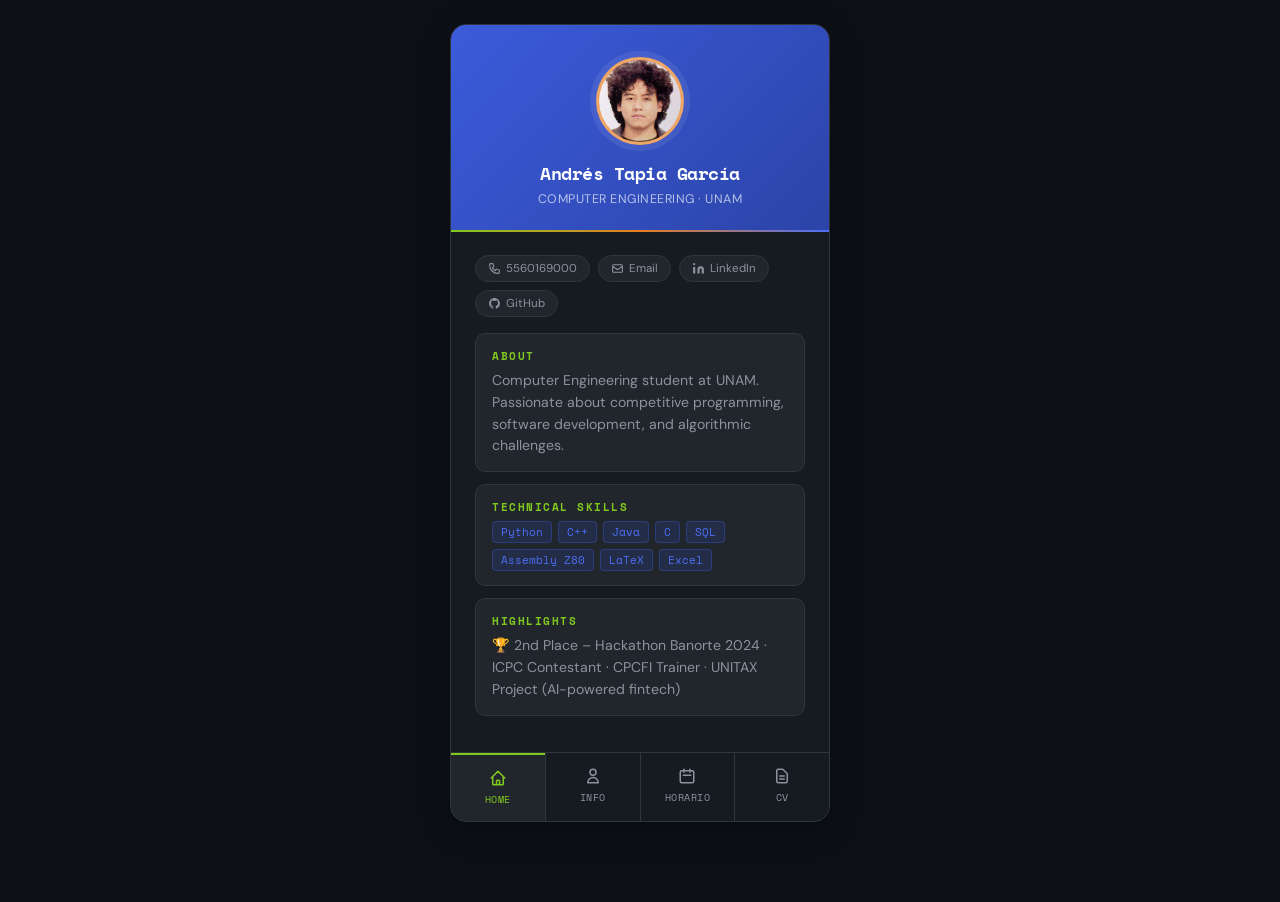
<file: index.html>
<!DOCTYPE html>
<html lang="es">
<head>
  <meta charset="UTF-8">
  <meta name="viewport" content="width=device-width, initial-scale=1.0">
  <title>Andrés Tapia García</title>
  <link rel="stylesheet" href="assets/css/style.css">
  <link rel="icon" type="image/png" href="assets/img/escudo.png">
</head>
<body>
  <div class="card">

    <div class="card-header">
      <div class="profile-ring">
          <img src="assets/img/profile.jpg" alt="Foto de perfil">
      </div>
      <h1>Andrés Tapia García</h1>
      <p class="subtitle">Computer Engineering · UNAM</p>
    </div>

    <div class="card-body">
      <div class="contact-chips">
        <a href="tel:5560169000" class="chip">
          <svg fill="none" stroke="currentColor" viewBox="0 0 24 24"><path stroke-linecap="round" stroke-linejoin="round" stroke-width="2" d="M3 5a2 2 0 012-2h3.28a1 1 0 01.948.684l1.498 4.493a1 1 0 01-.502 1.21l-2.257 1.13a11.042 11.042 0 005.516 5.516l1.13-2.257a1 1 0 011.21-.502l4.493 1.498a1 1 0 01.684.949V19a2 2 0 01-2 2h-1C9.716 21 3 14.284 3 6V5z"/></svg>
          5560169000
        </a>
        <a href="mailto:Tapia.Garcia.Andres.py@gmail.com" class="chip">
          <svg fill="none" stroke="currentColor" viewBox="0 0 24 24"><path stroke-linecap="round" stroke-linejoin="round" stroke-width="2" d="M3 8l7.89 5.26a2 2 0 002.22 0L21 8M5 19h14a2 2 0 002-2V7a2 2 0 00-2-2H5a2 2 0 00-2 2v10a2 2 0 002 2z"/></svg>
          Email
        </a>
        <a href="https://mx.linkedin.com/in/andr%C3%A9s-tapia-garcia-bb99832a0" target="_blank" class="chip">
          <svg fill="currentColor" viewBox="0 0 24 24"><path d="M16 8a6 6 0 016 6v7h-4v-7a2 2 0 00-2-2 2 2 0 00-2 2v7h-4v-7a6 6 0 016-6zM2 9h4v12H2z"/><circle cx="4" cy="4" r="2"/></svg>
          LinkedIn
        </a>
        <a href="https://github.com/TapiaKaz" target="_blank" class="chip">
          <svg fill="currentColor" viewBox="0 0 24 24"><path d="M12 2C6.477 2 2 6.484 2 12.017c0 4.425 2.865 8.18 6.839 9.504.5.092.682-.217.682-.483 0-.237-.008-.868-.013-1.703-2.782.605-3.369-1.343-3.369-1.343-.454-1.158-1.11-1.466-1.11-1.466-.908-.62.069-.608.069-.608 1.003.07 1.531 1.032 1.531 1.032.892 1.53 2.341 1.088 2.91.832.092-.647.35-1.088.636-1.338-2.22-.253-4.555-1.113-4.555-4.951 0-1.093.39-1.988 1.029-2.688-.103-.253-.446-1.272.098-2.65 0 0 .84-.27 2.75 1.026A9.564 9.564 0 0112 6.844c.85.004 1.705.115 2.504.337 1.909-1.296 2.747-1.027 2.747-1.027.546 1.379.202 2.398.1 2.651.64.7 1.028 1.595 1.028 2.688 0 3.848-2.339 4.695-4.566 4.943.359.309.678.92.678 1.855 0 1.338-.012 2.419-.012 2.747 0 .268.18.58.688.482A10.019 10.019 0 0022 12.017C22 6.484 17.522 2 12 2z"/></svg>
          GitHub
        </a>
      </div>

      <div class="info-section">
        <h3>About</h3>
        <p>Computer Engineering student at UNAM. Passionate about competitive programming, software development, and algorithmic challenges.</p>
      </div>

      <div class="info-section">
        <h3>Technical Skills</h3>
        <div class="tags">
          <span class="tag">Python</span>
          <span class="tag">C++</span>
          <span class="tag">Java</span>
          <span class="tag">C</span>
          <span class="tag">SQL</span>
          <span class="tag">Assembly Z80</span>
          <span class="tag">LaTeX</span>
          <span class="tag">Excel</span>
        </div>
      </div>

      <div class="info-section">
        <h3>Highlights</h3>
        <p>🏆 2nd Place – Hackathon Banorte 2024 · ICPC Contestant · CPCFI Trainer · UNITAX Project (AI-powered fintech)</p>
      </div>
    </div>

    <nav class="bottom-nav">
      <a href="index.html" class="nav-btn active">
        <svg fill="none" stroke="currentColor" viewBox="0 0 24 24"><path stroke-linecap="round" stroke-linejoin="round" stroke-width="2" d="M3 12l2-2m0 0l7-7 7 7M5 10v10a1 1 0 001 1h3m10-11l2 2m-2-2v10a1 1 0 01-1 1h-3m-6 0a1 1 0 001-1v-4a1 1 0 011-1h2a1 1 0 011 1v4a1 1 0 001 1m-6 0h6"/></svg>
        Home
      </a>
      <a href="info.html" class="nav-btn">
        <svg fill="none" stroke="currentColor" viewBox="0 0 24 24"><path stroke-linecap="round" stroke-linejoin="round" stroke-width="2" d="M16 7a4 4 0 11-8 0 4 4 0 018 0zM12 14a7 7 0 00-7 7h14a7 7 0 00-7-7z"/></svg>
        Info
      </a>
      <a href="schedule.html" class="nav-btn">
        <svg fill="none" stroke="currentColor" viewBox="0 0 24 24"><path stroke-linecap="round" stroke-linejoin="round" stroke-width="2" d="M8 7V3m8 4V3m-9 8h10M5 21h14a2 2 0 002-2V7a2 2 0 00-2-2H5a2 2 0 00-2 2v12a2 2 0 002 2z"/></svg>
        Horario
      </a>
      <a href="cv.html" class="nav-btn">
        <svg fill="none" stroke="currentColor" viewBox="0 0 24 24"><path stroke-linecap="round" stroke-linejoin="round" stroke-width="2" d="M9 12h6m-6 4h6m2 5H7a2 2 0 01-2-2V5a2 2 0 012-2h5.586a1 1 0 01.707.293l5.414 5.414a1 1 0 01.293.707V19a2 2 0 01-2 2z"/></svg>
        CV
      </a>
    </nav>

  </div>
</body>
</html>
</file>
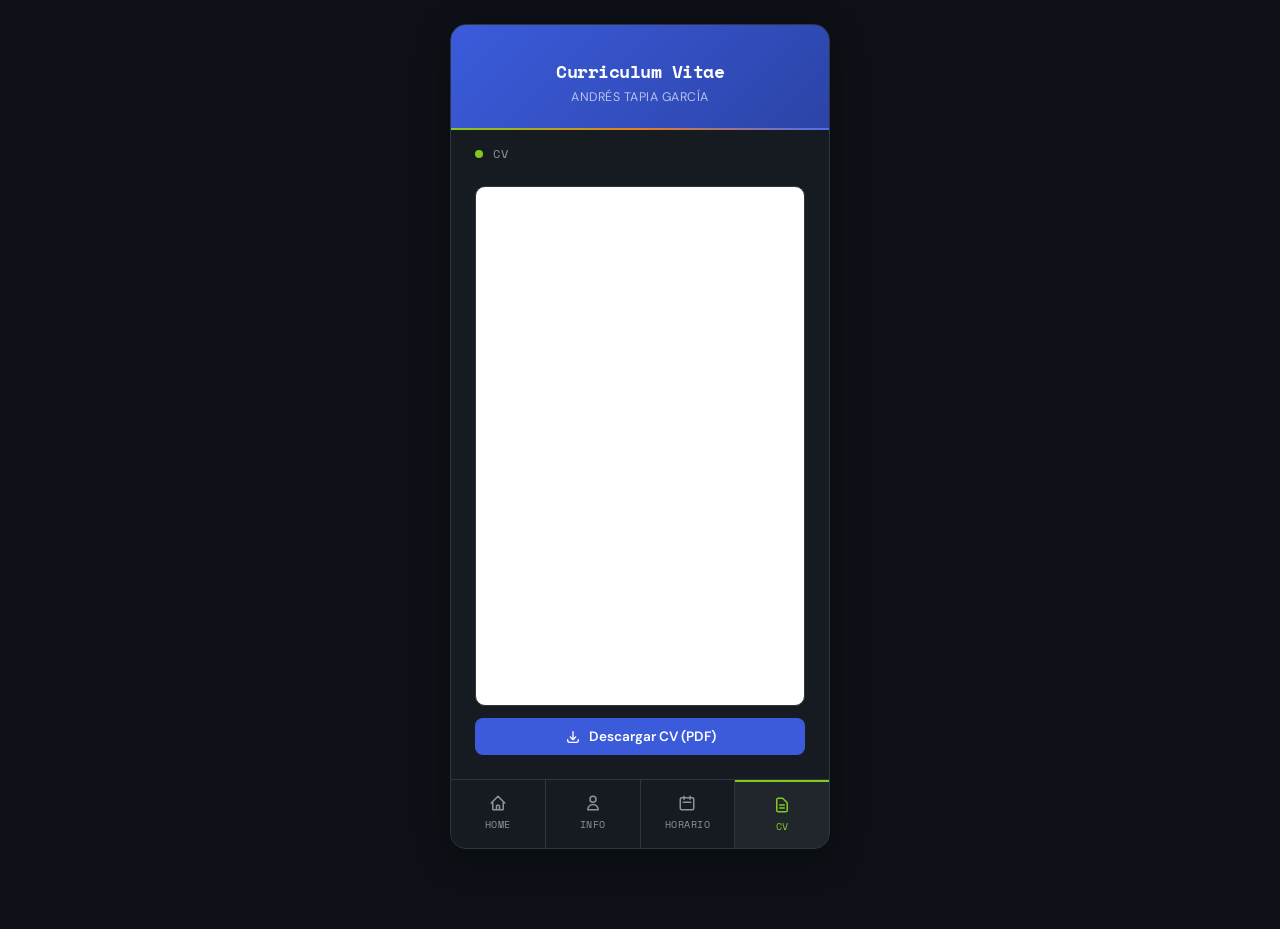
<file: cv.html>
<!DOCTYPE html>
<html lang="es">
<head>
  <meta charset="UTF-8">
  <meta name="viewport" content="width=device-width, initial-scale=1.0">
  <title>CV · Andrés Tapia</title>
  <link rel="stylesheet" href="assets/css/style.css">
  <link rel="icon" type="image/png" href="assets/img/escudo.png">
</head>
<body>
  <div class="card">

    <div class="card-header">
      <h1>Curriculum Vitae</h1>
      <p class="subtitle">Andrés Tapia García</p>
    </div>

    <div class="page-bar"><span class="dot"></span> CV</div>

    <div class="card-body">

      <!-- PDF Viewer — place your PDF at: assets/pdf/CV_Andres_Tapia.pdf -->
      <div class="cv-embed">
        <iframe 
          src="assets/pdf/CV_Andres_Tapia.pdf"
          title="CV Andrés Tapia García"
          id="cv-iframe">
        </iframe>
      </div>

      <a href="assets/pdf/CV_Andres_Tapia.pdf" download class="btn-download">
        <svg fill="none" stroke="currentColor" viewBox="0 0 24 24" width="16" height="16"><path stroke-linecap="round" stroke-linejoin="round" stroke-width="2" d="M4 16v1a3 3 0 003 3h10a3 3 0 003-3v-1m-4-4l-4 4m0 0l-4-4m4 4V4"/></svg>
        Descargar CV (PDF)
      </a>

      <!-- Fallback: CV summary if PDF doesn't load -->
      <div id="cv-summary" style="display:none; margin-top:16px;">
        <div class="info-section">
          <h3>Education</h3>
          <p>Ingeniería en Computación — UNAM, Facultad de Ingeniería<br>Ago. 2022 – Presente</p>
        </div>
        <div class="info-section">
          <h3>Experience</h3>
          <p><strong>CPCFI Trainer</strong> — Ene. 2024–Present<br>
          <strong>ICPC Contestant</strong> — May. 2024–Present<br>
          <strong>Hackathon Banorte</strong> — Oct. 2024, 2do lugar entre 50 equipos</p>
        </div>
        <div class="info-section">
          <h3>Projects</h3>
          <p><strong>UNITAX</strong> — App fintech con IA para el hackathon Banorte<br>
          <strong>DealerShip App</strong> — Aplicación Python para gestión de clientes y empleados</p>
        </div>
      </div>

    </div>

    <nav class="bottom-nav">
      <a href="index.html" class="nav-btn">
        <svg fill="none" stroke="currentColor" viewBox="0 0 24 24"><path stroke-linecap="round" stroke-linejoin="round" stroke-width="2" d="M3 12l2-2m0 0l7-7 7 7M5 10v10a1 1 0 001 1h3m10-11l2 2m-2-2v10a1 1 0 01-1 1h-3m-6 0a1 1 0 001-1v-4a1 1 0 011-1h2a1 1 0 011 1v4a1 1 0 001 1m-6 0h6"/></svg>
        Home
      </a>
      <a href="info.html" class="nav-btn">
        <svg fill="none" stroke="currentColor" viewBox="0 0 24 24"><path stroke-linecap="round" stroke-linejoin="round" stroke-width="2" d="M16 7a4 4 0 11-8 0 4 4 0 018 0zM12 14a7 7 0 00-7 7h14a7 7 0 00-7-7z"/></svg>
        Info
      </a>
      <a href="schedule.html" class="nav-btn">
        <svg fill="none" stroke="currentColor" viewBox="0 0 24 24"><path stroke-linecap="round" stroke-linejoin="round" stroke-width="2" d="M8 7V3m8 4V3m-9 8h10M5 21h14a2 2 0 002-2V7a2 2 0 00-2-2H5a2 2 0 00-2 2v12a2 2 0 002 2z"/></svg>
        Horario
      </a>
      <a href="cv.html" class="nav-btn active">
        <svg fill="none" stroke="currentColor" viewBox="0 0 24 24"><path stroke-linecap="round" stroke-linejoin="round" stroke-width="2" d="M9 12h6m-6 4h6m2 5H7a2 2 0 01-2-2V5a2 2 0 012-2h5.586a1 1 0 01.707.293l5.414 5.414a1 1 0 01.293.707V19a2 2 0 01-2 2z"/></svg>
        CV
      </a>
    </nav>

  </div>

  <script>
    // Show fallback if iframe fails to load PDF
    const iframe = document.getElementById('cv-iframe');
    iframe.addEventListener('error', () => {
      document.querySelector('.cv-embed').style.display = 'none';
      document.getElementById('cv-summary').style.display = 'block';
    });
  </script>
</body>
</html>
</file>
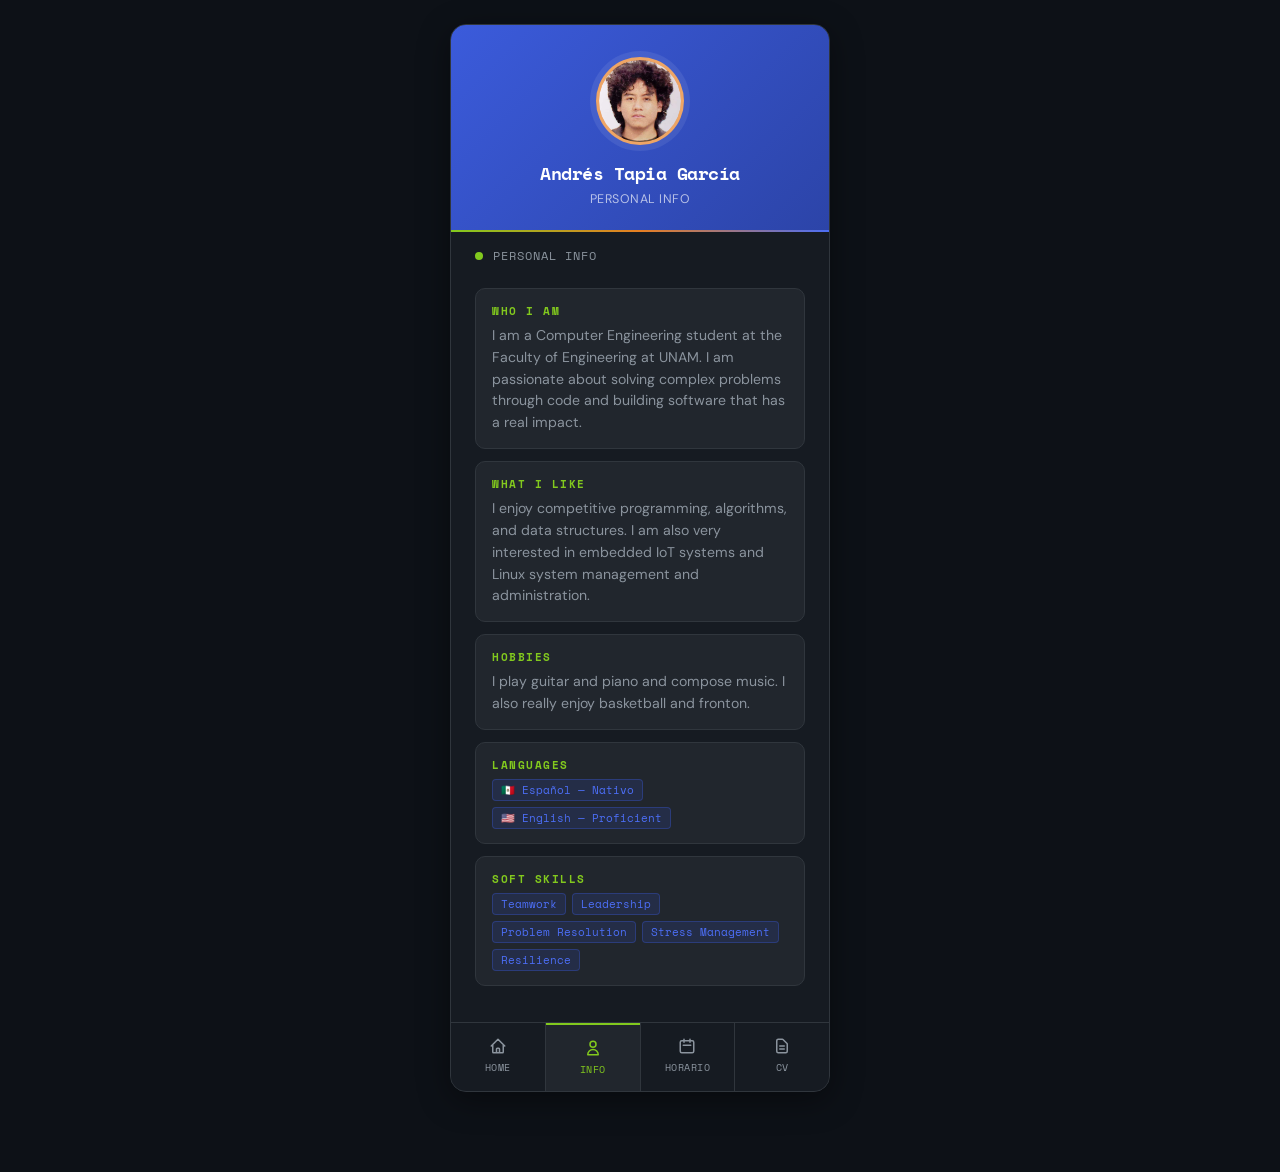
<file: info.html>
<!DOCTYPE html>
<html lang="es">
<head>
  <meta charset="UTF-8">
  <meta name="viewport" content="width=device-width, initial-scale=1.0">
  <title>Personal Info · Andrés Tapia</title>
  <link rel="stylesheet" href="assets/css/style.css">
  <link rel="icon" type="image/png" href="assets/img/escudo.png">
</head>
<body>
  <div class="card">

    <div class="card-header">
        <div class="profile-ring">
            <img src="assets/img/profile.jpg" alt="Foto de perfil">
        </div>
      <h1>Andrés Tapia García</h1>
      <p class="subtitle">Personal Info</p>
    </div>

    <div class="page-bar"><span class="dot"></span> Personal Info</div>

    <div class="card-body">

        <div class="info-section">
            <h3>Who I am</h3>
            <p>I am a Computer Engineering student at the Faculty of Engineering at UNAM. I am passionate about solving complex problems through code and building software that has a real impact.</p>
        </div>
        
        <div class="info-section">
            <h3>What I like</h3>
            <p>I enjoy competitive programming, algorithms, and data structures. I am also very interested in embedded IoT systems and Linux system management and administration.</p>
        </div>
        
        <div class="info-section">
            <h3>Hobbies</h3>
            <p>I play guitar and piano and compose music. I also really enjoy basketball and fronton.</p>
        </div>

      <div class="info-section">
        <h3>Languages</h3>
        <div class="tags">
          <span class="tag">🇲🇽 Español — Nativo</span>
          <span class="tag">🇺🇸 English — Proficient</span>
        </div>
      </div>

      <div class="info-section">
        <h3>Soft Skills</h3>
        <div class="tags">
          <span class="tag">Teamwork</span>
          <span class="tag">Leadership</span>
          <span class="tag">Problem Resolution</span>
          <span class="tag">Stress Management</span>
          <span class="tag">Resilience</span>
        </div>
      </div>

    </div>

    <nav class="bottom-nav">
      <a href="index.html" class="nav-btn">
        <svg fill="none" stroke="currentColor" viewBox="0 0 24 24"><path stroke-linecap="round" stroke-linejoin="round" stroke-width="2" d="M3 12l2-2m0 0l7-7 7 7M5 10v10a1 1 0 001 1h3m10-11l2 2m-2-2v10a1 1 0 01-1 1h-3m-6 0a1 1 0 001-1v-4a1 1 0 011-1h2a1 1 0 011 1v4a1 1 0 001 1m-6 0h6"/></svg>
        Home
      </a>
      <a href="info.html" class="nav-btn active">
        <svg fill="none" stroke="currentColor" viewBox="0 0 24 24"><path stroke-linecap="round" stroke-linejoin="round" stroke-width="2" d="M16 7a4 4 0 11-8 0 4 4 0 018 0zM12 14a7 7 0 00-7 7h14a7 7 0 00-7-7z"/></svg>
        Info
      </a>
      <a href="schedule.html" class="nav-btn">
        <svg fill="none" stroke="currentColor" viewBox="0 0 24 24"><path stroke-linecap="round" stroke-linejoin="round" stroke-width="2" d="M8 7V3m8 4V3m-9 8h10M5 21h14a2 2 0 002-2V7a2 2 0 00-2-2H5a2 2 0 00-2 2v12a2 2 0 002 2z"/></svg>
        Horario
      </a>
      <a href="cv.html" class="nav-btn">
        <svg fill="none" stroke="currentColor" viewBox="0 0 24 24"><path stroke-linecap="round" stroke-linejoin="round" stroke-width="2" d="M9 12h6m-6 4h6m2 5H7a2 2 0 01-2-2V5a2 2 0 012-2h5.586a1 1 0 01.707.293l5.414 5.414a1 1 0 01.293.707V19a2 2 0 01-2 2z"/></svg>
        CV
      </a>
    </nav>

  </div>
</body>
</html>
</file>
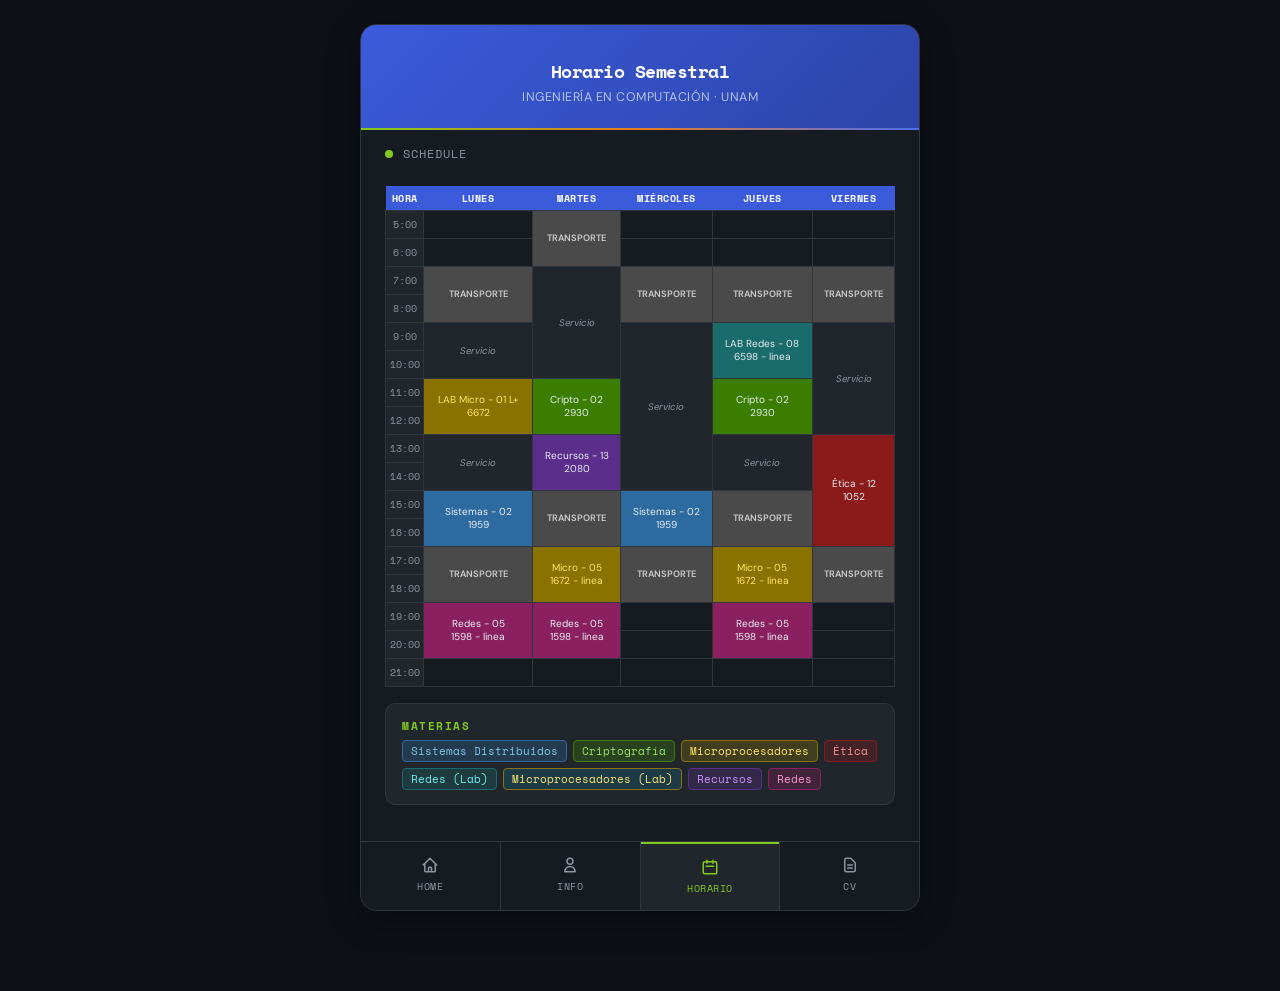
<file: schedule.html>
<!DOCTYPE html>
<html lang="es">
<head>
  <meta charset="UTF-8">
  <meta name="viewport" content="width=device-width, initial-scale=1.0">
  <title>Horario · Andrés Tapia</title>
  <link rel="stylesheet" href="assets/css/style.css">
  <style>
    :root { --card-w: 560px; }
    body { padding: 24px 8px 80px; }
    table.schedule { font-size: 0.62rem; }
    table.schedule td, table.schedule th { padding: 4px 3px; }
  </style>
  <link rel="icon" type="image/png" href="assets/img/escudo.png">
</head>
<body>
  <div class="card">
    <div class="card-header">
      <h1>Horario Semestral</h1>
      <p class="subtitle">Ingeniería en Computación · UNAM</p>
    </div>
    <div class="page-bar"><span class="dot"></span> Schedule</div>
    <div class="card-body">
      <div class="schedule-wrapper">
        <table class="schedule">
          <thead>
            <tr>
              <th>HORA</th>
              <th>LUNES</th>
              <th>MARTES</th>
              <th>MIÉRCOLES</th>
              <th>JUEVES</th>
              <th>VIERNES</th>
            </tr>
          </thead>
          <tbody>
            <tr>
              <td class="hour">5:00</td>
              <td></td>
              <td class="transport" rowspan="2">TRANSPORTE</td>
              <td></td>
              <td></td>
              <td></td>
            </tr>
            <tr>
              <td class="hour">6:00</td>
              <td></td>
              <td></td>
              <td></td>
              <td></td>
            </tr>
            <tr>
              <td class="hour">7:00</td>
              <td class="transport" rowspan="2">TRANSPORTE</td>
              <td class="cls-service" rowspan="4">Servicio</td>
              <td class="transport" rowspan="2">TRANSPORTE</td>
              <td class="transport" rowspan="2">TRANSPORTE</td>
              <td class="transport" rowspan="2">TRANSPORTE</td>
            </tr>
            <tr>
              <td class="hour">8:00</td>
            </tr>
            <tr>
              <td class="hour">9:00</td>
              <td class="cls-service" rowspan="2">Servicio</td>
              <td class="cls-service" rowspan="6">Servicio</td>
              <td class="cls-teal" rowspan="2">LAB Redes - 08<br>6598 - linea</td>
              <td class="cls-service" rowspan="4">Servicio</td>
            </tr>
            <tr>
              <td class="hour">10:00</td>
            </tr>
            <tr>
              <td class="hour">11:00</td>
              <td class="cls-yellow" rowspan="2">LAB Micro - 01 L+<br>6672</td>
              <td class="cls-green" rowspan="2">Cripto - 02<br>2930</td>
              <td class="cls-green" rowspan="2">Cripto - 02<br>2930</td>
            </tr>
            <tr>
              <td class="hour">12:00</td>
            </tr>
            <tr>
              <td class="hour">13:00</td>
              <td class="cls-service" rowspan="2">Servicio</td>
              <td class="cls-purple" rowspan="2">Recursos - 13<br>2080</td>
              <td class="cls-service" rowspan="2">Servicio</td>
              <td class="cls-red" rowspan="4">Ética - 12<br>1052</td>
            </tr>
            <tr>
              <td class="hour">14:00</td>
            </tr>
            <tr>
              <td class="hour">15:00</td>
              <td class="cls-blue" rowspan="2">Sistemas - 02<br>1959</td>
              <td class="transport" rowspan="2">TRANSPORTE</td>
              <td class="cls-blue" rowspan="2">Sistemas - 02<br>1959</td>
              <td class="transport" rowspan="2">TRANSPORTE</td>
            </tr>
            <tr>
              <td class="hour">16:00</td>
            </tr>
            <tr>
              <td class="hour">17:00</td>
              <td class="transport" rowspan="2">TRANSPORTE</td>
              <td class="cls-yellow" rowspan="2">Micro - 05<br>1672 - linea</td>
              <td class="transport" rowspan="2">TRANSPORTE</td>
              <td class="cls-yellow" rowspan="2">Micro - 05<br>1672 - linea</td>
              <td class="transport" rowspan="2">TRANSPORTE</td>
            </tr>
            <tr>
              <td class="hour">18:00</td>
            </tr>
            <tr>
              <td class="hour">19:00</td>
              <td class="cls-pink" rowspan="2">Redes - 05<br>1598 - linea</td>
              <td class="cls-pink" rowspan="2">Redes - 05<br>1598 - linea</td>
              <td></td>
              <td class="cls-pink" rowspan="2">Redes - 05<br>1598 - linea</td>
              <td></td>
            </tr>
            <tr>
              <td class="hour">20:00</td>
              <td></td>
              <td></td>
            </tr>
            <tr>
              <td class="hour">21:00</td>
              <td></td>
              <td></td>
              <td></td>
              <td></td>
              <td></td>
            </tr>
          </tbody>
        </table>
      </div>

      <div class="info-section" style="margin-top:8px;">
         <h3>Materias</h3>
         <div class="tags">
           <span class="tag" style="background:rgba(45,106,159,0.3); border-color:#2D6A9F; color:#7EC8E3;">Sistemas Distribuidos</span>
           <span class="tag" style="background:rgba(58,125,0,0.3); border-color:#3A7D00; color:#9BE564;">Criptografía</span>
           <span class="tag" style="background:rgba(138,114,0,0.3); border-color:#8A7200; color:#FFE566;">Microprocesadores</span>
           <span class="tag" style="background:rgba(139,26,26,0.3); border-color:#8B1A1A; color:#FF9494;">Ética</span>
           <span class="tag" style="background:rgba(26,107,107,0.3); border-color:#1A6B6B; color:#6DEEEE;">Redes (Lab)</span>
           <span class="tag" style="background:rgba(0,180,216,0.15); border-color:#8A7210; color:#FFE570;">Microprocesadores (Lab)</span>
           <span class="tag" style="background:rgba(90,46,138,0.3); border-color:#5A2E8A; color:#CF94FF;">Recursos</span>
           <span class="tag" style="background:rgba(138,32,96,0.3); border-color:#8A2060; color:#FF94CF;">Redes</span>
         </div>
       </div>
     </div>

    <nav class="bottom-nav">
      <a href="index.html" class="nav-btn">
        <svg fill="none" stroke="currentColor" viewBox="0 0 24 24"><path stroke-linecap="round" stroke-linejoin="round" stroke-width="2" d="M3 12l2-2m0 0l7-7 7 7M5 10v10a1 1 0 001 1h3m10-11l2 2m-2-2v10a1 1 0 01-1 1h-3m-6 0a1 1 0 001-1v-4a1 1 0 011-1h2a1 1 0 011 1v4a1 1 0 001 1m-6 0h6"/></svg>
        Home
      </a>
      <a href="info.html" class="nav-btn">
        <svg fill="none" stroke="currentColor" viewBox="0 0 24 24"><path stroke-linecap="round" stroke-linejoin="round" stroke-width="2" d="M16 7a4 4 0 11-8 0 4 4 0 018 0zM12 14a7 7 0 00-7 7h14a7 7 0 00-7-7z"/></svg>
        Info
      </a>
      <a href="schedule.html" class="nav-btn active">
        <svg fill="none" stroke="currentColor" viewBox="0 0 24 24"><path stroke-linecap="round" stroke-linejoin="round" stroke-width="2" d="M8 7V3m8 4V3m-9 8h10M5 21h14a2 2 0 002-2V7a2 2 0 00-2-2H5a2 2 0 00-2 2v12a2 2 0 002 2z"/></svg>
        Horario
      </a>
      <a href="cv.html" class="nav-btn">
        <svg fill="none" stroke="currentColor" viewBox="0 0 24 24"><path stroke-linecap="round" stroke-linejoin="round" stroke-width="2" d="M9 12h6m-6 4h6m2 5H7a2 2 0 01-2-2V5a2 2 0 012-2h5.586a1 1 0 01.707.293l5.414 5.414a1 1 0 01.293.707V19a2 2 0 01-2 2z"/></svg>
        CV
      </a>
    </nav>
  </div>
</body>
</html>
</file>
<file: assets/css/style.css>
@import url('https://fonts.googleapis.com/css2?family=Space+Mono:wght@400;700&family=DM+Sans:wght@300;400;500;600&display=swap');

:root {
  --blue: #3B5BDB;
  --blue-dark: #2C44A8;
  --blue-light: #4C6EF5;
  --green: #82C91E;
  --green-dark: #5C8C00;
  --orange: #E67E22;
  --bg: #0D1117;
  --bg2: #161B22;
  --bg3: #21262D;
  --text: #E6EDF3;
  --text-dim: #8B949E;
  --border: #30363D;
  --white: #FFFFFF;
  --card-w: 380px;
}

* { box-sizing: border-box; margin: 0; padding: 0; }

body {
  background: var(--bg);
  font-family: 'DM Sans', sans-serif;
  color: var(--text);
  min-height: 100vh;
  display: flex;
  flex-direction: column;
  align-items: center;
  justify-content: center;
  padding: 24px 16px 80px;
}

/* ── CARD ── */
.card {
  background: var(--bg2);
  border: 1px solid var(--border);
  border-radius: 16px;
  width: var(--card-w);
  max-width: 100%;
  overflow: hidden;
  box-shadow: 0 8px 32px rgba(0,0,0,0.4);
  animation: fadeUp .45s ease both;
}

@keyframes fadeUp {
  from { opacity:0; transform:translateY(20px); }
  to   { opacity:1; transform:translateY(0); }
}

/* ── HEADER BAND ── */
.card-header {
  background: linear-gradient(135deg, var(--blue) 0%, var(--blue-dark) 100%);
  padding: 32px 24px 24px;
  text-align: center;
  position: relative;
}

.card-header::after {
  content: '';
  position: absolute;
  bottom: -1px; left: 0; right: 0;
  height: 2px;
  background: linear-gradient(90deg, var(--green), var(--orange), var(--blue-light));
}

.profile-ring {
  width: 88px; height: 88px;
  border-radius: 50%;
  background: var(--orange);
  margin: 0 auto 14px;
  display: flex; align-items: center; justify-content: center;
  font-family: 'Space Mono', monospace;
  font-size: 1.8rem;
  font-weight: 700;
  color: white;
  border: 3px solid rgba(255,255,255,0.3);
  box-shadow: 0 0 0 6px rgba(255,255,255,0.08);
  overflow: hidden;
}

.profile-ring img { width:100%; height:100%; object-fit:cover; }

.card-header h1 {
  font-family: 'Space Mono', monospace;
  font-size: 1.15rem;
  letter-spacing: -0.5px;
  color: white;
}

.card-header .subtitle {
  font-size: 0.78rem;
  color: rgba(255,255,255,0.65);
  margin-top: 4px;
  letter-spacing: 0.5px;
  text-transform: uppercase;
}

/* ── CONTENT ── */
.card-body {
  padding: 24px;
}

/* ── INFO SECTIONS ── */
.info-section {
  background: var(--bg3);
  border: 1px solid var(--border);
  border-radius: 10px;
  padding: 14px 16px;
  margin-bottom: 12px;
}

.info-section h3 {
  font-family: 'Space Mono', monospace;
  font-size: 0.68rem;
  letter-spacing: 1.5px;
  text-transform: uppercase;
  color: var(--green);
  margin-bottom: 6px;
}

.info-section p {
  font-size: 0.88rem;
  color: var(--text-dim);
  line-height: 1.55;
}

/* ── SCHEDULE TABLE ── */
.schedule-wrapper {
  overflow-x: auto;
  margin-bottom: 16px;
}

table.schedule {
  width: 100%;
  border-collapse: collapse;
  font-size: 0.72rem;
}

table.schedule th {
  background: var(--blue);
  color: white;
  font-family: 'Space Mono', monospace;
  padding: 6px 4px;
  text-align: center;
  font-size: 0.65rem;
  letter-spacing: 0.5px;
}

table.schedule td {
  border: 1px solid var(--border);
  padding: 3px 4px;
  text-align: center;
  font-size: 0.63rem;
  height: 28px;
  vertical-align: middle;
  color: var(--text);
  line-height: 1.2;
}

table.schedule td.hour {
  background: var(--bg3);
  color: var(--text-dim);
  font-family: 'Space Mono', monospace;
  font-size: 0.6rem;
  width: 38px;
}

table.schedule td.transport {
  background: #4A4A4A;
  color: #ccc;
  font-size: 0.58rem;
  font-weight: 600;
}

table.schedule td.cls-blue    { background: #2D6A9F; }
table.schedule td.cls-green   { background: #3A7D00; }
table.schedule td.cls-yellow  { background: #8A7200; color: #FFE566; }
table.schedule td.cls-red     { background: #8B1A1A; }
table.schedule td.cls-teal    { background: #1A6B6B; }
table.schedule td.cls-purple  { background: #5A2E8A; }
table.schedule td.cls-pink    { background: #8A2060; }

table.schedule td.cls-service {
  background: var(--bg3);
  color: var(--text-dim);
  font-style: italic;
  font-size: 0.6rem;
}

/* ── CV VIEWER ── */
.cv-embed {
  width: 100%;
  height: 520px;
  border: 1px solid var(--border);
  border-radius: 10px;
  overflow: hidden;
  background: #fff;
}

.cv-embed iframe {
  width: 100%;
  height: 100%;
  border: none;
}

.cv-fallback {
  display: flex;
  flex-direction: column;
  align-items: center;
  justify-content: center;
  height: 100%;
  gap: 12px;
  background: var(--bg3);
}

.cv-fallback p { color: var(--text-dim); font-size: 0.85rem; }

/* ── DOWNLOAD BTN ── */
.btn-download {
  display: flex;
  align-items: center;
  justify-content: center;
  gap: 8px;
  background: var(--blue);
  color: white;
  text-decoration: none;
  padding: 10px 20px;
  border-radius: 8px;
  font-size: 0.85rem;
  font-weight: 600;
  transition: background .2s, transform .1s;
  margin-top: 12px;
}

.btn-download:hover { background: var(--blue-light); transform: translateY(-1px); }

/* ── CONTACT CHIPS ── */
.contact-chips {
  display: flex;
  flex-wrap: wrap;
  gap: 8px;
  margin-bottom: 16px;
}

.chip {
  display: inline-flex;
  align-items: center;
  gap: 5px;
  background: var(--bg3);
  border: 1px solid var(--border);
  border-radius: 20px;
  padding: 5px 12px;
  font-size: 0.72rem;
  color: var(--text-dim);
  text-decoration: none;
  transition: border-color .2s, color .2s;
}

.chip:hover { border-color: var(--blue-light); color: var(--blue-light); }
.chip svg { width:13px; height:13px; flex-shrink:0; }

/* ── BOTTOM NAV ── */
.bottom-nav {
  display: grid;
  grid-template-columns: repeat(4, 1fr);
  gap: 1px;
  background: var(--border);
  border-top: 1px solid var(--border);
}

.nav-btn {
  background: var(--bg2);
  color: var(--text-dim);
  text-decoration: none;
  padding: 14px 8px;
  text-align: center;
  font-family: 'Space Mono', monospace;
  font-size: 0.62rem;
  letter-spacing: 0.5px;
  text-transform: uppercase;
  transition: background .15s, color .15s;
  display: flex;
  flex-direction: column;
  align-items: center;
  gap: 5px;
}

.nav-btn svg { width:18px; height:18px; }
.nav-btn:hover { background: var(--bg3); color: var(--white); }
.nav-btn.active { background: var(--bg3); color: var(--green); border-top: 2px solid var(--green); }

/* ── PAGE TITLE BAR ── */
.page-bar {
  display: flex;
  align-items: center;
  gap: 10px;
  padding: 16px 24px 0;
  font-family: 'Space Mono', monospace;
  font-size: 0.75rem;
  color: var(--text-dim);
  letter-spacing: 1px;
  text-transform: uppercase;
}

.page-bar .dot {
  width: 8px; height: 8px;
  border-radius: 50%;
  background: var(--green);
}

/* ── SKILLS TAGS ── */
.tags { display: flex; flex-wrap: wrap; gap: 6px; margin-top: 6px; }
.tag {
  background: rgba(59,91,219,0.15);
  border: 1px solid rgba(59,91,219,0.35);
  color: var(--blue-light);
  border-radius: 4px;
  padding: 2px 8px;
  font-size: 0.68rem;
  font-family: 'Space Mono', monospace;
}
</file>
